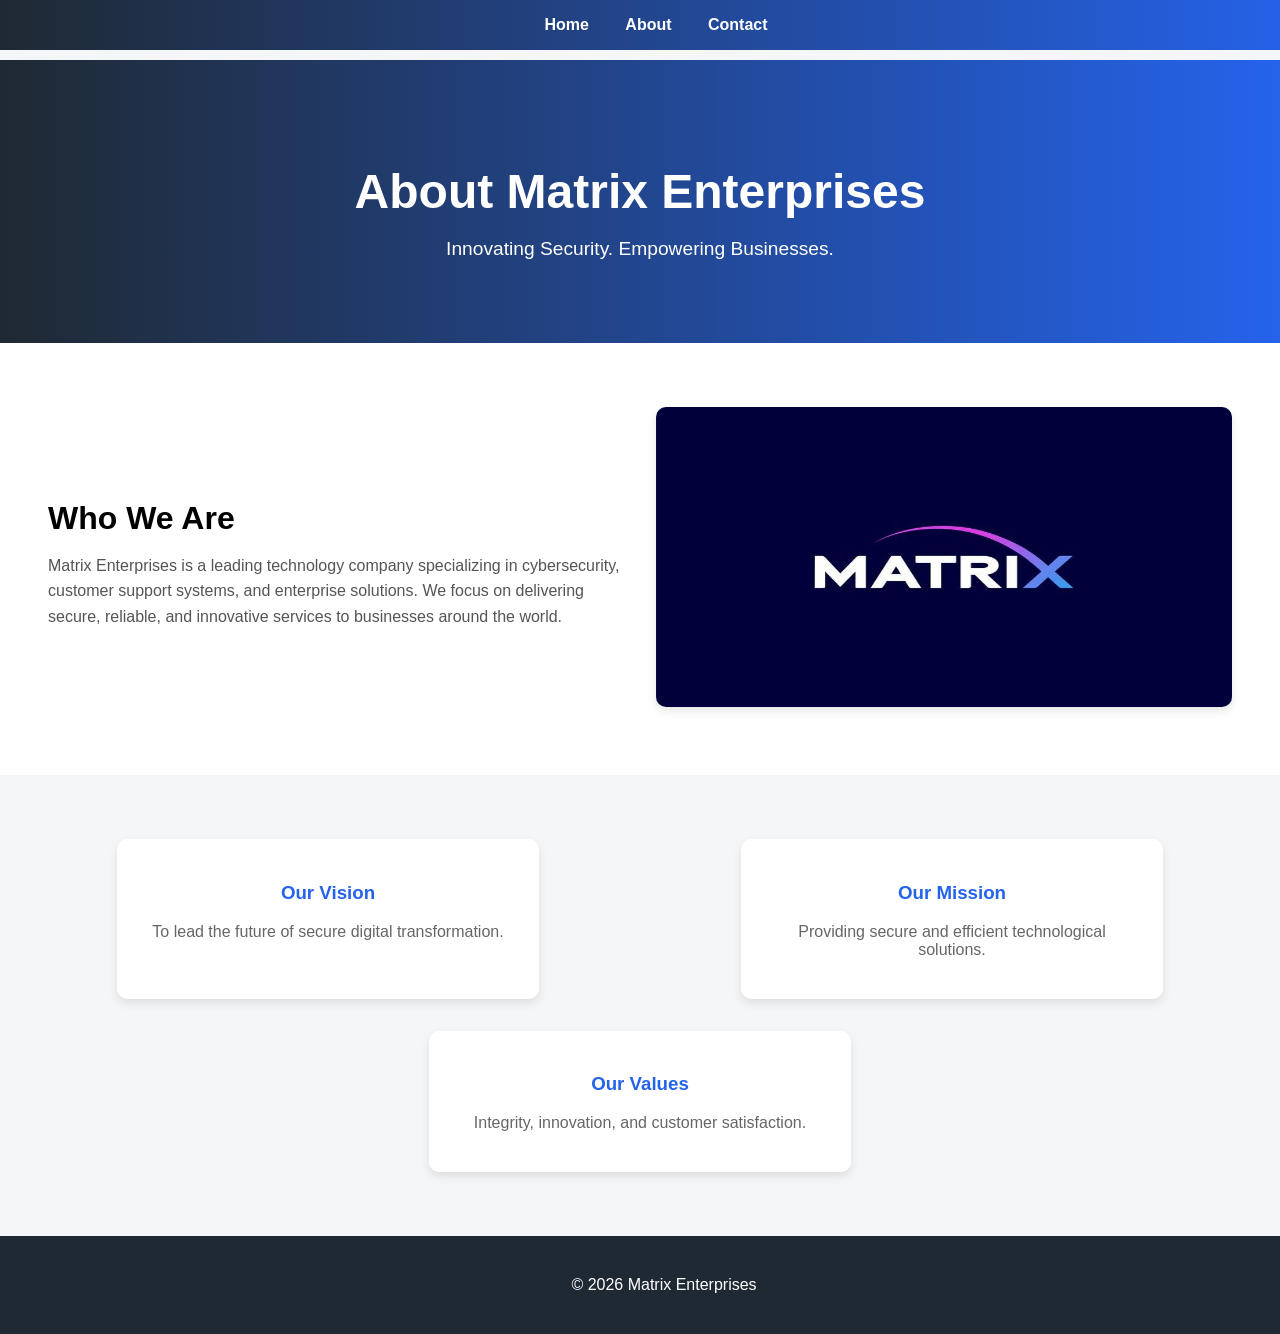
<file: about.html>
<!DOCTYPE html>
<html lang="en">

<head>
    <meta charset="UTF-8">
    <meta name="viewport" content="width=device-width, initial-scale=1.0">
    <title>About | Matrix Enterprises</title>
    <link rel="stylesheet" href="about.css">
</head>

<body>
    <!-- NAVBAR -->
    <nav class="navbar">
        <ul>
            <li><a href="matrix.html">Home</a></li>
            <li><a href="about.html">About</a></li>
            <li><a href="contact.html">Contact</a></li>
        </ul>
    </nav>
    <!-- HERO SECTION -->
    <section class="about-hero">
        <h1>About Matrix Enterprises</h1>
        <p>Innovating Security. Empowering Businesses.</p>
    </section>

    <!-- ABOUT CONTENT -->
    <section class="about-content">

        <div class="about-text">
            <h2>Who We Are</h2>
            <p>
                Matrix Enterprises is a leading technology company specializing in cybersecurity,
                customer support systems, and enterprise solutions. We focus on delivering secure,
                reliable, and innovative services to businesses around the world.
            </p>
        </div>

        <div class="about-image">
            <img src="Modern wordmark logo.jpeg" alt="Company Image"
                width="50" height="300">
        </div>

    </section>

    <!-- VALUES SECTION -->
    <section class="about-values">

        <div class="value-box">
            <h3>Our Vision</h3>
            <p>To lead the future of secure digital transformation.</p>
        </div>

        <div class="value-box">
            <h3>Our Mission</h3>
            <p>Providing secure and efficient technological solutions.</p>
        </div>

        <div class="value-box">
            <h3>Our Values</h3>
            <p>Integrity, innovation, and customer satisfaction.</p>
        </div>

    </section>

    <!-- FOOTER -->
    <footer>
        <p>&copy; 2026 Matrix Enterprises</p>
    </footer>

</body>

</html>
</file>
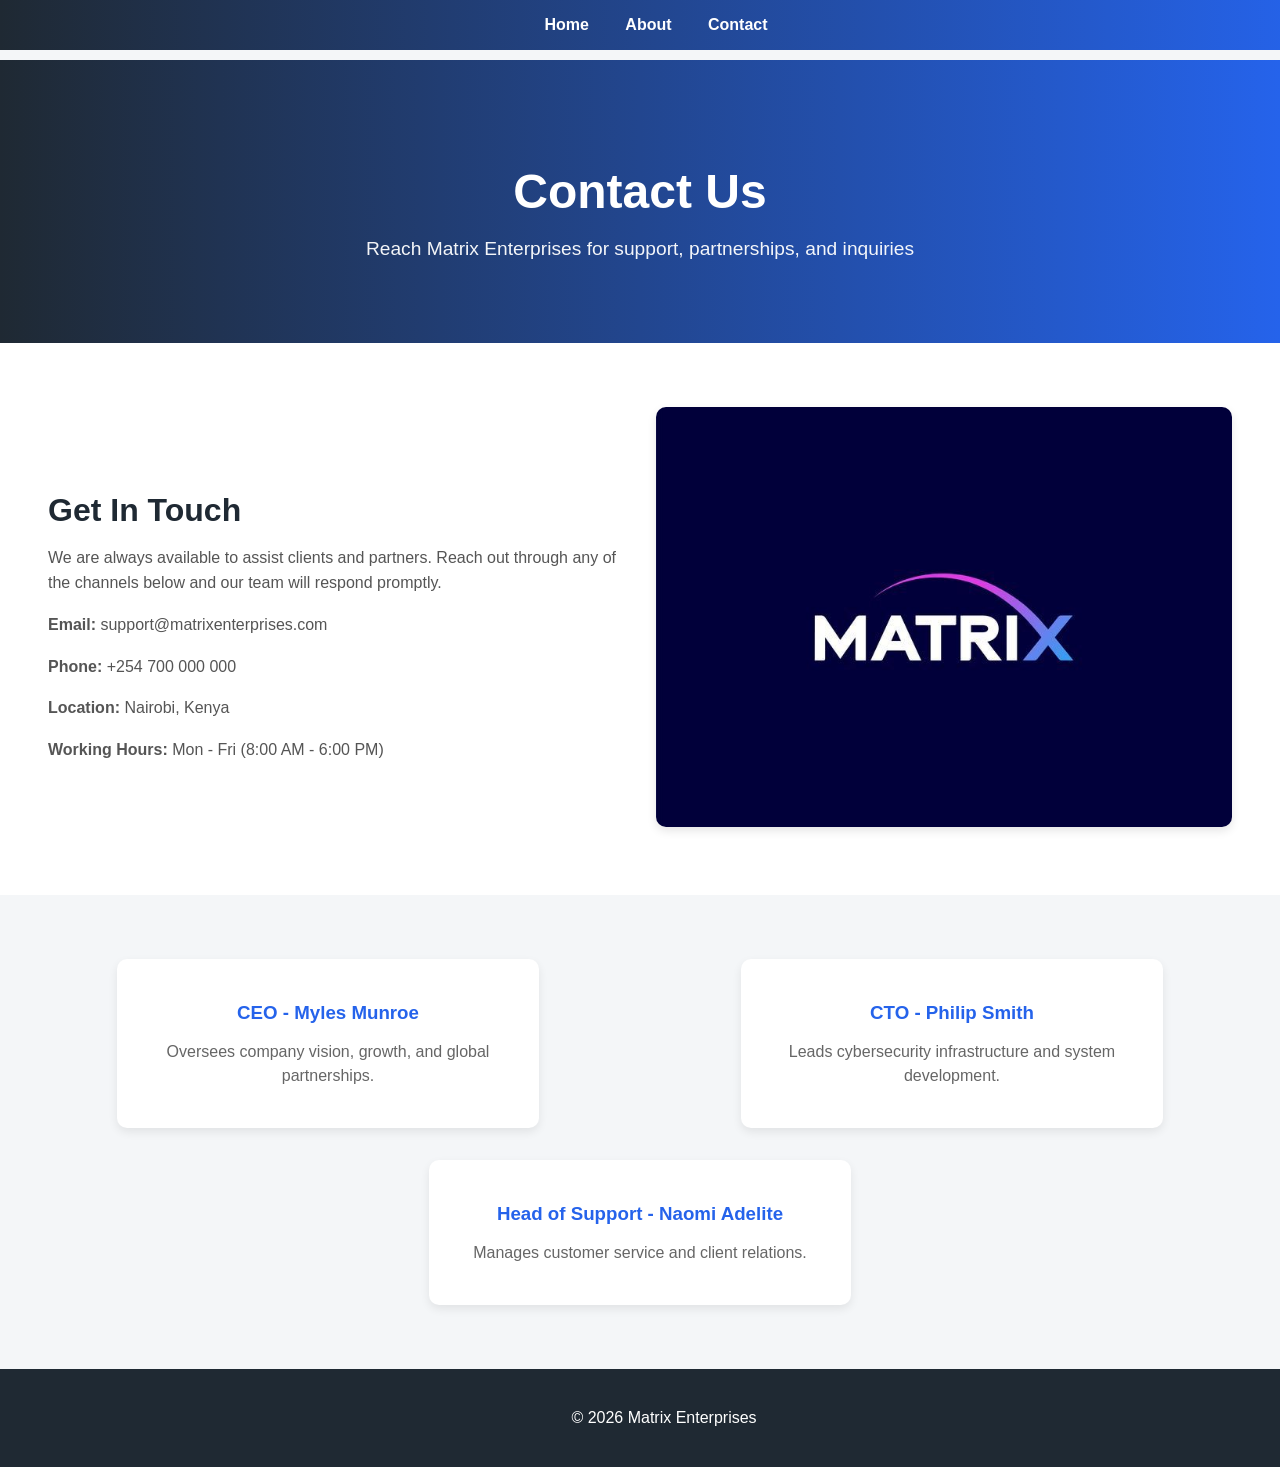
<file: contact.html>
<!DOCTYPE html>
<html lang="en">

<head>
    <meta charset="UTF-8">
    <meta name="viewport" content="width=device-width, initial-scale=1.0">
    <title>Contact - Matrix Enterprises</title>
    <link rel="stylesheet" href="contact.css">
</head>

<body>

    <!-- NAVBAR -->
    <nav class="navbar">
        <ul>
            <li><a href="matrix.html">Home</a></li>
            <li><a href="about.html">About</a></li>
            <li><a href="contact.html">Contact</a></li>
        </ul>
    </nav>

    <!-- HERO SECTION -->
    <section class="about-hero">
        <h1>Contact Us</h1>
        <p>Reach Matrix Enterprises for support, partnerships, and inquiries</p>
    </section>

    <!-- CONTACT CONTENT (SPLIT LAYOUT) -->
    <section class="about-content">

        <div class="about-text">
            <h2>Get In Touch</h2>
            <p>
                We are always available to assist clients and partners. Reach out through any of the channels below
                and our team will respond promptly.
            </p>

            <p><strong>Email:</strong> support@matrixenterprises.com</p>
            <p><strong>Phone:</strong> +254 700 000 000</p>
            <p><strong>Location:</strong> Nairobi, Kenya</p>

            <p><strong>Working Hours:</strong> Mon - Fri (8:00 AM - 6:00 PM)</p>
        </div>

        <div class="about-image">
            <img src="Modern wordmark logo.jpeg"
                alt="Contact Matrix Enterprises">
        </div>

    </section>

    <!-- KEY PERSONNEL (VALUES STYLE CARDS) -->
    <section class="about-values">

        <div class="value-box">
            <h3>CEO - Myles Munroe</h3>
            <p>Oversees company vision, growth, and global partnerships.</p>
        </div>

        <div class="value-box">
            <h3>CTO - Philip Smith</h3>
            <p>Leads cybersecurity infrastructure and system development.</p>
        </div>

        <div class="value-box">
            <h3>Head of Support - Naomi Adelite</h3>
            <p>Manages customer service and client relations.</p>
        </div>

    </section>

    <!-- FOOTER -->
    <footer>
        <p>&copy; 2026 Matrix Enterprises</p>
    </footer>

</body>

</html>
</file>
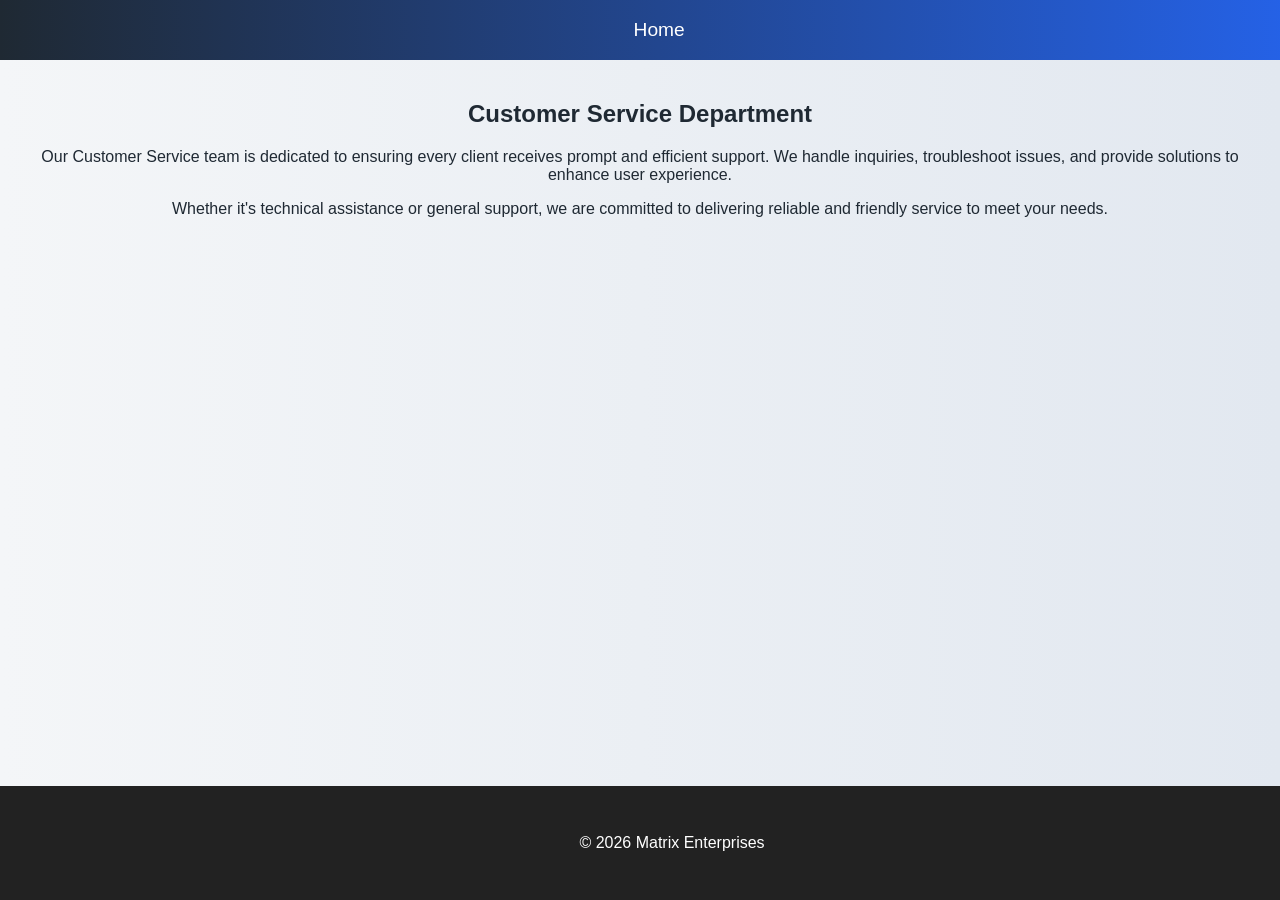
<file: customerservice.html>
<!DOCTYPE html>
<html lang="en">

<head>
    <meta charset="UTF-8">
    <meta name="viewport" content="width=device-width, initial-scale=1.0">
    <title>Customer Service | Matrix Enterprises</title>
    <link rel="stylesheet" href="style.css">
</head>

<body>

    <nav class="navbar">
        <ul>
            <li><a href="matrix.html">Home</a></li>
        </ul>
    </nav>

    <main class="main-content">
        <section>
            <h1>Customer Service Department</h1>
            <p>
                Our Customer Service team is dedicated to ensuring every client receives
                prompt and efficient support. We handle inquiries, troubleshoot issues,
                and provide solutions to enhance user experience.
            </p>

            <p>
                Whether it's technical assistance or general support, we are committed to
                delivering reliable and friendly service to meet your needs.
            </p>
        </section>
    </main>

    <footer id="footer">
        <p>&copy; 2026 Matrix Enterprises</p>
    </footer>

</body>

</html>
</file>
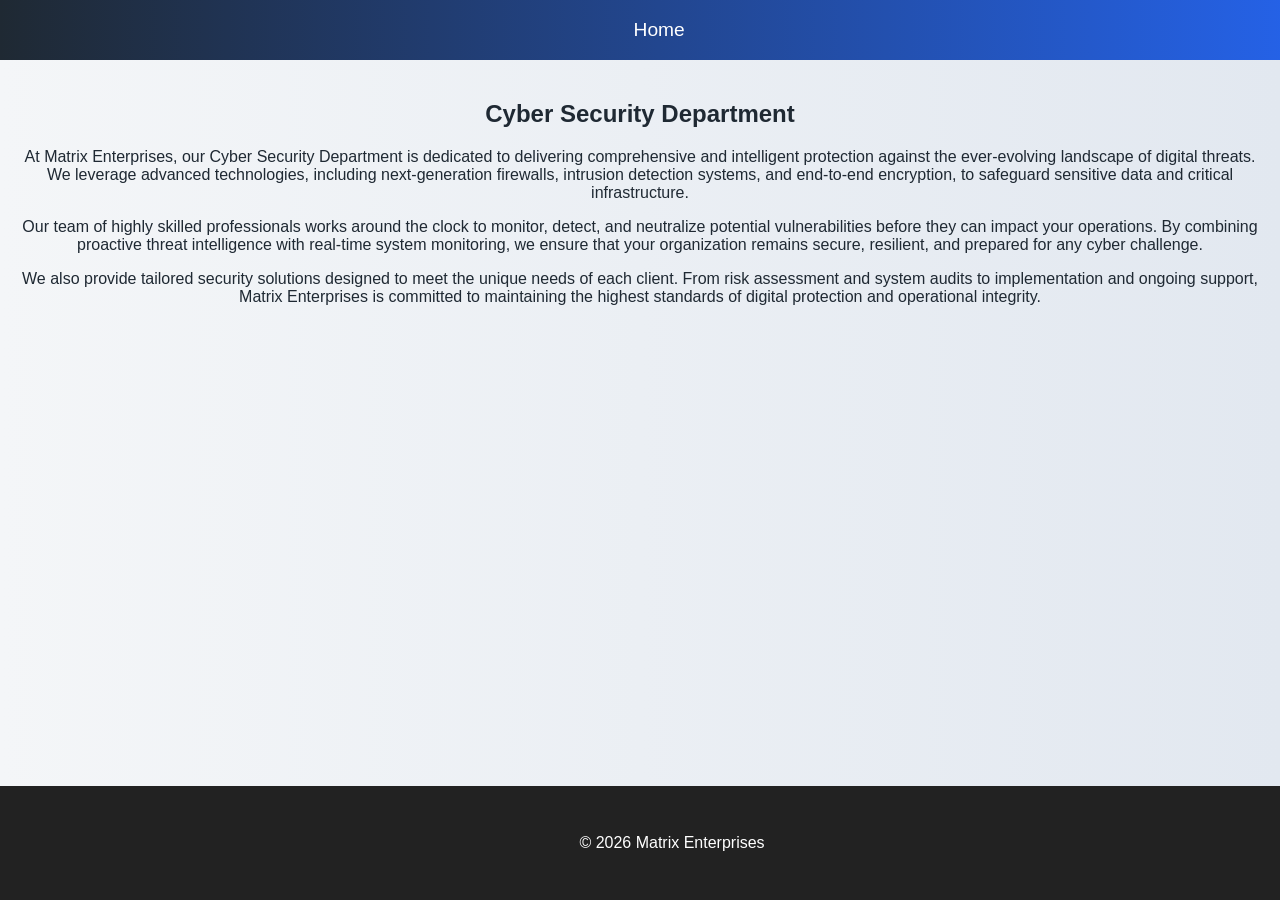
<file: cybersecurity.html>
<!DOCTYPE html>
<html lang="en">

<head>
    <meta charset="UTF-8">
    <meta name="viewport" content="width=device-width, initial-scale=1.0">
    <title>Cyber Security | Matrix Enterprises</title>
    <link rel="stylesheet" href="style.css">
</head>

<body>

    <nav class="navbar">
        <ul>
            <li><a href="matrix.html">Home</a></li>
        </ul>
    </nav>

    <main class="main-content">
        <section>
            <h1>Cyber Security Department</h1>

            <p>
                At Matrix Enterprises, our Cyber Security Department is dedicated to delivering
                comprehensive and intelligent protection against the ever-evolving landscape of
                digital threats. We leverage advanced technologies, including next-generation
                firewalls, intrusion detection systems, and end-to-end encryption, to safeguard
                sensitive data and critical infrastructure.
            </p>

            <p>
                Our team of highly skilled professionals works around the clock to monitor,
                detect, and neutralize potential vulnerabilities before they can impact your
                operations. By combining proactive threat intelligence with real-time system
                monitoring, we ensure that your organization remains secure, resilient, and
                prepared for any cyber challenge.
            </p>

            <p>
                We also provide tailored security solutions designed to meet the unique needs of
                each client. From risk assessment and system audits to implementation and ongoing
                support, Matrix Enterprises is committed to maintaining the highest standards of
                digital protection and operational integrity.
            </p>

        </section>
    </main>



    <footer id="footer">
        <p>&copy; 2026 Matrix Enterprises</p>
    </footer>

</body>

</html>
</file>
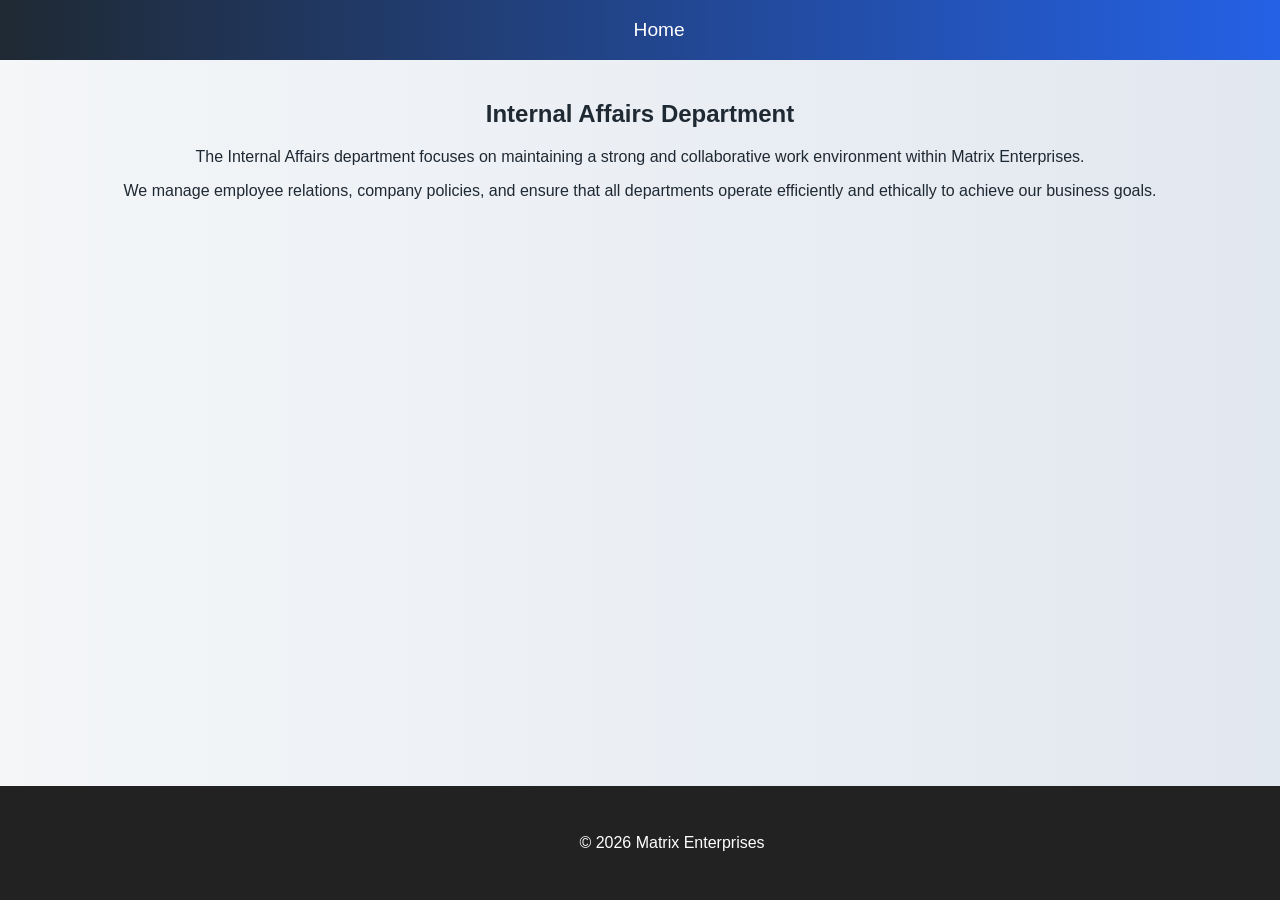
<file: internalaffairs.html>
<!DOCTYPE html>
<html lang="en">

<head>
    <meta charset="UTF-8">
    <meta name="viewport" content="width=device-width, initial-scale=1.0">
    <title>Internal Affairs | Matrix Enterprises</title>
    <link rel="stylesheet" href="style.css">
</head>

<body>

    <nav class="navbar">
        <ul>
            <li><a href="matrix.html">Home</a></li>
        </ul>
    </nav>

    <main class="main-content">
        <section>
            <h1>Internal Affairs Department</h1>
            <p>
                The Internal Affairs department focuses on maintaining a strong and
                collaborative work environment within Matrix Enterprises.
            </p>

            <p>
                We manage employee relations, company policies, and ensure that all
                departments operate efficiently and ethically to achieve our business goals.
            </p>
        </section>
    </main>

    <footer id="footer">
        <p>&copy; 2026 Matrix Enterprises</p>
    </footer>

</body>

</html>
</file>
<file: about.css>
/* ===== RESET ===== */
body {
    margin: 0;
    font-family: Arial, sans-serif;
    background: #f4f6f8;
}

/* ===== NAVBAR ===== */
.navbar {
    background: linear-gradient(to right, #1f2933, #2563eb);
    padding: 1em;
    text-align: center;

    position: fixed;
    width: 100%;
    top: 0;
    z-index: 1000;
}

.navbar ul {
    list-style: none;
    margin: 0;
    padding: 0;
}

.navbar li {
    display: inline;
    margin: 0 1em;
}

.navbar a {
    color: #fff;
    text-decoration: none;
    font-weight: bold;
}

.navbar a:hover {
    color: #2563eb;
}

/* ===== HERO ===== */
.about-hero {
    background: linear-gradient(to right, #1f2933, #2563eb);
    color: white;
    text-align: center;
    padding: 4em 1em;

    margin-top: 60px;
    /* prevents navbar overlap */
}

.about-hero h1 {
    font-size: 3em;
    margin-bottom: 0.3em;
}

.about-hero p {
    font-size: 1.2em;
}

/* ===== CONTACT CONTENT (SAME AS ABOUT LAYOUT) ===== */
.about-content {
    display: flex;
    flex-wrap: wrap;
    align-items: center;
    padding: 3em 2em;
    background: #fff;
}

.about-text {
    flex: 1;
    padding: 1em;
}

.about-text h2 {
    font-size: 2em;
    margin-bottom: 0.5em;
}

.about-text p {
    color: #555;
    line-height: 1.6;
}

/* ===== IMAGE ===== */
.about-image {
    flex: 1;
    padding: 1em;
}

.about-image img {
    width: 100%;
    border-radius: 10px;
    box-shadow: 0 4px 10px rgba(0, 0, 0, 0.1);
}

/* ===== PERSONNEL SECTION (VALUES STYLE) ===== */
.about-values {
    display: flex;
    flex-wrap: wrap;
    justify-content: space-around;
    background: #f4f6f8;
    padding: 3em 1em;
}

.value-box {
    background: white;
    padding: 1.5em;
    margin: 1em;
    width: 30%;
    text-align: center;

    border-radius: 10px;
    box-shadow: 0 4px 10px rgba(0, 0, 0, 0.1);

    transition: transform 0.3s ease;
}

.value-box:hover {
    transform: translateY(-5px);
}

.value-box h3 {
    color: #2563eb;
}

.value-box p {
    color: #666;
}

/* ===== FOOTER ===== */
footer {
    background: #1f2933;
    color: white;
    text-align: center;
    padding: 1.5em;
    width: 100%;
}
</file>
<file: contact.css>
/* ===== RESET ===== */
body {
    margin: 0;
    font-family: Arial, sans-serif;
    background: #f4f6f8;
    color: #1f2933;
}

/* ===== NAVBAR ===== */
.navbar {
    background: linear-gradient(to right, #1f2933, #2563eb);
    padding: 1em;
    text-align: center;

    position: fixed;
    width: 100%;
    top: 0;
    z-index: 1000;
}

.navbar ul {
    list-style: none;
    margin: 0;
    padding: 0;
}

.navbar li {
    display: inline;
    margin: 0 1em;
}

.navbar a {
    color: #fff;
    text-decoration: none;
    font-weight: bold;
}

.navbar a:hover {
    color: #2563eb;
}

/* ===== HERO SECTION ===== */
.about-hero {
    background: linear-gradient(to right, #1f2933, #2563eb);
    color: white;
    text-align: center;
    padding: 4em 1em;

    margin-top: 60px;
    /* navbar spacing fix */
}

.about-hero h1 {
    font-size: 3em;
    margin-bottom: 0.3em;
}

.about-hero p {
    font-size: 1.2em;
    opacity: 0.95;
}

/* ===== MAIN CONTACT SECTION ===== */
.about-content {
    display: flex;
    flex-wrap: wrap;
    align-items: center;

    padding: 3em 2em;
    background: #ffffff;
}

/* TEXT SIDE */
.about-text {
    flex: 1;
    min-width: 280px;
    padding: 1em;
}

.about-text h2 {
    font-size: 2em;
    margin-bottom: 0.5em;
    color: #1f2933;
}

.about-text p {
    color: #555;
    line-height: 1.6;
    margin-bottom: 0.7em;
}

/* IMAGE SIDE */
.about-image {
    flex: 1;
    min-width: 280px;
    padding: 1em;
}

.about-image img {
    width: 100%;
    border-radius: 10px;
    box-shadow: 0 4px 10px rgba(0, 0, 0, 0.1);
}

/* ===== PERSONNEL SECTION ===== */
.about-values {
    display: flex;
    flex-wrap: wrap;
    justify-content: space-around;

    background: #f4f6f8;
    padding: 3em 1em;
}

/* CARDS */
.value-box {
    background: #ffffff;
    padding: 1.5em;
    margin: 1em;
    width: 30%;
    min-width: 250px;

    text-align: center;
    border-radius: 10px;

    box-shadow: 0 4px 10px rgba(0, 0, 0, 0.08);

    transition: transform 0.3s ease, box-shadow 0.3s ease;
}

.value-box:hover {
    transform: translateY(-5px);
    box-shadow: 0 10px 18px rgba(0, 0, 0, 0.15);
}

.value-box h3 {
    color: #2563eb;
    margin-bottom: 0.5em;
}

.value-box p {
    color: #666;
    line-height: 1.5;
}

/* ===== FOOTER ===== */
footer {
    background: #1f2933;
    color: white;
    text-align: center;
    padding: 1.5em;
    width: 100%;
}
</file>
<file: style.css>
/* ===== RESET & BASE ===== */
html,
body {
    height: 100%;
    margin: 0;
}

body {
    display: flex;
    flex-direction: column;
    background: linear-gradient(to right, #f4f6f8, #e2e8f0);
    font-family: Arial, sans-serif;
    color: #1f2933;
}

/* ===== NAVBAR ===== */
.navbar {
    background: linear-gradient(to right, #1f2933, #2563eb);
    font-size: 1.2em;
    padding: 1em;
    text-align: center;
    color: white;
    position: fixed;
    width: 100%;
    top: 0;
    z-index: 1000;
}

.navbar ul {
    list-style: none;
    margin: 0;
    padding: 0;
}

.navbar li {
    display: inline;
    margin: 0 1em;
}

.navbar ul li a {
    color: #fff;
    text-decoration: none;
}

/* ===== MAIN CONTENT ===== */
.main-content {
    flex: 1;
    padding: 2em 1em;
    text-align: center;
    padding-top: 5em;
    /* prevents navbar overlap */
}

/* ===== HOME SECTION ===== */
#home h1 {
    font-size: 2.5em;
    margin-bottom: 0.5em;
}

#home p {
    font-size: 1.2em;
    color: #666;
}

/* ===== DEPARTMENT SECTION ===== */
.Department-container {
    display: flex;
    flex-wrap: wrap;
    justify-content: space-around;
    padding: 1em;
}

/* Cards */
.Department-item {
    background-color: #fff;
    border: 1px solid #ddd;
    margin: 1em;
    padding: 1em;
    width: 30%;
    box-sizing: border-box;

    box-shadow: 0 4px 8px rgba(0, 0, 0, 0.1);
    transition: transform 0.3s;
}

/* Hover effect */
.Department-item:hover {
    transform: scale(1.05);
}

.Department-item h3 {
    font-weight: bold;
    margin-bottom: 0.5em;
}

.Department-item p {
    margin-bottom: 0.5em;
    color: #666;
}

.Department-item img {
    width: 100%;
    box-shadow: 0px 2px 5px rgba(0, 0, 0, 0.1);
}

/* ===== FOOTER ===== */
#footer {
    background-color: #222;
    color: #fff;
    padding: 2em;
    text-align: center;

    position: relative;
    width: 100%;
}
</file>
